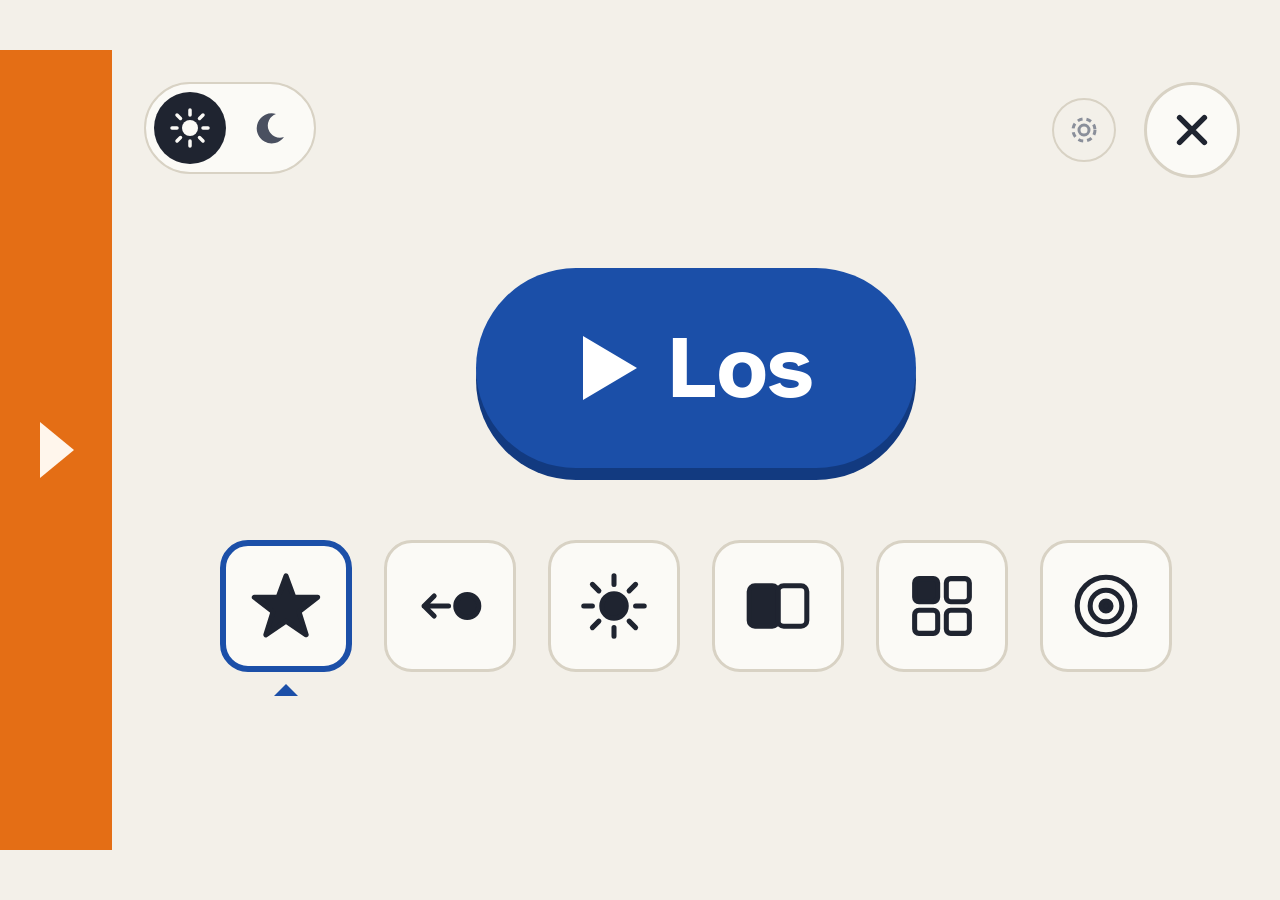
<file: app/index.html>
<!DOCTYPE html>
<html lang="de">
<head>
<meta charset="utf-8">
<meta name="viewport" content="width=device-width, initial-scale=1, maximum-scale=1, user-scalable=no, viewport-fit=cover">
<meta name="theme-color" content="#F3F0E9">
<meta name="build" content="__BUILD__">
<meta name="mobile-web-app-capable" content="yes">
<meta name="apple-mobile-web-app-capable" content="yes">
<meta http-equiv="Content-Security-Policy" content="default-src 'self'; style-src 'self' 'unsafe-inline'; img-src 'self' data: blob:; script-src 'self'; connect-src 'self'; font-src 'self'">
<title>Fokus-Training</title>
<link rel="manifest" href="./manifest.webmanifest">
<link rel="icon" href="./icons/icon.svg" type="image/svg+xml">
<link rel="apple-touch-icon" href="./icons/icon-192.png">
<link rel="preload" href="./fonts/atkinson-700.woff2" as="font" type="font/woff2" crossorigin>
<link rel="stylesheet" href="./css/app.css">
</head>
<body>
<div id="viewport"><div id="stage"></div></div>
<div id="print"></div>
<script type="module" src="./js/main.js"></script>
</body>
</html>
</file>
<file: app/css/app.css>
@font-face { font-family: 'Atkinson Hyperlegible'; font-weight: 400; font-style: normal; font-display: block; src: url(../fonts/atkinson-400.woff2) format('woff2'); }
@font-face { font-family: 'Atkinson Hyperlegible'; font-weight: 700; font-style: normal; font-display: block; src: url(../fonts/atkinson-700.woff2) format('woff2'); }
@font-face { font-family: 'Atkinson Hyperlegible'; font-weight: 700; font-style: italic; font-display: block; src: url(../fonts/atkinson-700i.woff2) format('woff2'); }

/* ---------- Design-Tokens ---------- */
:root {
  --bg: #F3F0E9;
  --surface: #FBFAF6;
  --line: #D8D2C4;
  --line-strong: #CFC9BB;
  --ink: #1F2430;
  --ink-2: #3A404C;
  --ink-3: #4A5060;
  --muted: #5A606E;
  --faint: #8A8F9A;
  --blue: #1B4FA8;
  --blue-dark: #123A80;
  --blue-soft: #DCE6F7;
  --blue-tint: #E8EEF9;
  --on-blue: #FFFFFF;
  --green: #1E7A45;
  --green-dark: #14552F;
  --green-soft: #DDF0E4;
  --green-tint: #E5ECE6;
  --green-halo: rgba(30, 122, 69, .16);
  --yellow: #E9B21C;
  --yellow-dark: #B78407;
  --yellow-soft: #FBF1D0;
  --orange: #E46E15;
  --anchor-arrow: #FFF6EC;
  --care-bg: #EDEAE2;
  --nav-bg: #E4E0D7;
  --flower-empty: #C9C2B2;
  --card-back: #D9E0EC;
  --card-back-line: #9AA8C0;
  --path-dot: #B9B2A3;
  --shadow: 0 30px 60px -20px rgba(30, 30, 40, .35);
  --help-halo: 255, 214, 102;

  --anchor-w: 112px;
  --font: 'Atkinson Hyperlegible', system-ui, sans-serif;

  /* Typo-Skala (dp bei 1280 x 800) */
  --t-hero: 112px;
  --t-xl: 88px;
  --t-l: 64px;
  --t-m: 52px;
  --t-btn: 44px;
  --t-care-h: 36px;
  --t-care: 24px;
  --t-small: 20px;
}

[data-theme="dark"] {
  --bg: #1A1D24;
  --surface: #252932;
  --line: #3A3F4B;
  --line-strong: #444A57;
  --ink: #F1EEE6;
  --ink-2: #D6D2C8;
  --ink-3: #B8B4AA;
  --muted: #A9AEB8;
  --faint: #7D828D;
  --blue: #7FA6F2;
  --blue-dark: #4C76C9;
  --blue-soft: #263553;
  --blue-tint: #22304A;
  --on-blue: #111827;
  --green: #5CC28A;
  --green-dark: #8FDCB0;
  --green-soft: #1E3A2B;
  --green-tint: #213229;
  --green-halo: rgba(92, 194, 138, .22);
  --yellow: #F2C84B;
  --yellow-dark: #C99A14;
  --yellow-soft: #3B331A;
  --orange: #F08A3C;
  --anchor-arrow: #1A1D24;
  --care-bg: #1F222A;
  --nav-bg: #2A2E37;
  --flower-empty: #4A505C;
  --card-back: #33405A;
  --card-back-line: #5B6C8E;
  --path-dot: #5A5F6B;
  --shadow: 0 30px 60px -20px rgba(0, 0, 0, .5);
  --help-halo: 242, 200, 75;
}

/* ---------- Grundlayout ---------- */
* { box-sizing: border-box; -webkit-tap-highlight-color: transparent; }
html, body { margin: 0; height: 100%; overflow: hidden; background: var(--bg); color: var(--ink); font-family: var(--font); }
body { touch-action: none; user-select: none; -webkit-user-select: none; overscroll-behavior: none; -webkit-touch-callout: none; }
#viewport { position: fixed; inset: 0; display: flex; align-items: center; justify-content: center; background: var(--bg); }
#stage { width: 1280px; height: 800px; position: relative; flex: none; overflow: hidden; background: var(--bg); transform-origin: center center; }
.screen { position: absolute; inset: 0; background: var(--bg); }
.content { position: absolute; left: var(--anchor-w); right: 0; top: 0; bottom: 0; }
.center-col { display: flex; flex-direction: column; align-items: center; justify-content: center; }
svg { display: block; }
button { font: inherit; color: inherit; border: none; background: none; padding: 0; margin: 0; cursor: pointer; touch-action: manipulation; }

@keyframes breathe { 0%, 100% { transform: scale(.72); } 50% { transform: scale(1); } }
@keyframes nudge { 0%, 100% { transform: translateX(0); } 50% { transform: translateX(10px); } }
@keyframes softPulse { 0%, 100% { transform: scale(1); opacity: 1; } 50% { transform: scale(1.12); opacity: .85; } }
@keyframes glowIn { from { transform: scale(.85); opacity: .4; } to { transform: scale(1); opacity: 1; } }
@keyframes fadeIn { from { opacity: 0; } to { opacity: 1; } }
@keyframes sink { from { transform: translateY(-24px); } to { transform: translateY(0); } }

/* ---------- Linker Anker ---------- */
.anchor { position: absolute; left: 0; top: 0; bottom: 0; width: var(--anchor-w); background: var(--orange); display: flex; align-items: center; justify-content: center; color: var(--anchor-arrow); z-index: 5; pointer-events: none; }
.anchor .nudge { animation: nudge 2.4s ease-in-out infinite; }
.anchor-off .anchor { display: none; }

/* ---------- Knöpfe ---------- */
.btn { display: flex; align-items: center; justify-content: center; gap: 24px; font-weight: 700; transition: transform .08s ease, box-shadow .08s ease; }
.btn-primary { background: var(--blue); color: var(--on-blue); box-shadow: 0 10px 0 var(--blue-dark); }
.btn-primary:active { transform: translateY(6px); box-shadow: 0 4px 0 var(--blue-dark); }
.btn-secondary { background: var(--surface); border: 3px solid var(--line); color: var(--ink); }
.btn-secondary:active { transform: translateY(3px); }
.btn[disabled] { opacity: .45; }
.btn-los { width: 440px; height: 200px; border-radius: 100px; font-size: var(--t-xl); gap: 28px; box-shadow: 0 12px 0 var(--blue-dark); letter-spacing: .01em; }
.btn-pill { height: 136px; border-radius: 68px; font-size: var(--t-btn); }
.btn-home { width: 128px; height: 128px; border-radius: 999px; background: var(--surface); border: 3px solid var(--line); color: var(--ink); }
.home-slot { position: absolute; left: var(--anchor-w); right: 0; bottom: 40px; display: flex; justify-content: center; }

/* ---------- Start ---------- */
.theme-toggle { position: absolute; z-index: 3; left: calc(var(--anchor-w) + 32px); top: 32px; display: flex; gap: 8px; background: var(--surface); border: 2px solid var(--line); border-radius: 999px; padding: 8px; }
.theme-toggle button { width: 72px; height: 72px; border-radius: 999px; display: flex; align-items: center; justify-content: center; color: var(--ink-3); }
.theme-toggle button.on { background: var(--ink); color: var(--surface); }
.gear { position: absolute; z-index: 3; right: 164px; top: 48px; width: 64px; height: 64px; border-radius: 999px; display: flex; align-items: center; justify-content: center; border: 2px solid var(--line); color: var(--faint); }
.exit-btn { position: absolute; z-index: 3; right: 40px; top: 32px; width: 96px; height: 96px; border-radius: 999px; background: var(--surface); border: 3px solid var(--line); display: flex; align-items: center; justify-content: center; color: var(--ink); }
.exit-btn:active { transform: scale(.96); }
.install-slot { position: absolute; z-index: 3; left: var(--anchor-w); right: 0; top: 40px; display: flex; justify-content: center; pointer-events: none; }
.install-chip { pointer-events: auto; height: 80px; padding: 0 28px; border-radius: 40px; background: var(--blue-tint); border: 4px solid var(--blue); color: var(--blue-dark); display: flex; align-items: center; gap: 14px; font-size: 28px; font-weight: 700; }
[data-theme="dark"] .install-chip { color: var(--ink); }
.gear .hold-ring { position: absolute; inset: -8px; pointer-events: none; }
.gear .hold-ring circle { fill: none; stroke: var(--blue); stroke-width: 5; stroke-dasharray: 251; stroke-dashoffset: 251; transform: rotate(-90deg); transform-origin: center; }
.gear.holding .hold-ring circle { transition: stroke-dashoffset 3s linear; stroke-dashoffset: 0; }
.tiles { display: flex; gap: 32px; }
.tile { width: 132px; height: 132px; border-radius: 28px; background: var(--surface); border: 3px solid var(--line); position: relative; display: flex; align-items: center; justify-content: center; color: var(--ink); }
.tile.next { border: 6px solid var(--blue); }
.tile:active { transform: scale(.97); }
.tile .done { position: absolute; top: -14px; right: -14px; width: 48px; height: 48px; border-radius: 999px; background: var(--green); border: 4px solid var(--bg); display: flex; align-items: center; justify-content: center; color: var(--on-blue); }
[data-theme="dark"] .tile .done { color: #111827; }
.tile .next-mark { position: absolute; bottom: -30px; left: 50%; margin-left: -14px; color: var(--blue); }
.tile.off { opacity: .55; }

/* ---------- Auswahlkarten (Müdigkeit, Kurz/Genug) ---------- */
.choice { border-radius: 40px; background: var(--surface); border: 3px solid var(--line); display: flex; align-items: center; justify-content: center; position: relative; color: var(--ink); }
.choice.sel { background: var(--blue-tint); border: 8px solid var(--blue); }
.choice .sel-badge { position: absolute; top: -24px; right: -24px; width: 64px; height: 64px; border-radius: 999px; background: var(--blue); border: 5px solid var(--bg); display: flex; align-items: center; justify-content: center; color: var(--on-blue); animation: glowIn .25s ease-out; }
.title-l { font-size: var(--t-m); font-weight: 700; }

/* ---------- Spiel ---------- */
.field { position: absolute; inset: 0; }
.pause-btn { position: absolute; right: 48px; top: 40px; width: 96px; height: 96px; border-radius: 999px; background: var(--surface); border: 3px solid var(--line); display: flex; align-items: center; justify-content: center; gap: 12px; z-index: 6; }
.pause-btn i { width: 12px; height: 36px; border-radius: 4px; background: var(--ink); display: block; }
.pause-btn .timer-ring { position: absolute; inset: -9px; pointer-events: none; }
.pause-btn .timer-ring circle { fill: none; stroke: var(--line-strong); stroke-width: 4; transform: rotate(-90deg); transform-origin: center; }
.target { position: absolute; display: flex; align-items: center; justify-content: center; border-radius: 999px; color: var(--ink); transition: background .3s ease, color .3s ease; }
.target.found { color: var(--green); background: var(--green-halo); animation: glowIn .35s ease-out; }
.target.hint svg { animation: softPulse 1.6s ease-in-out infinite; }
.target.dim { color: var(--muted); }
.counter { position: absolute; top: 32px; height: 104px; border-radius: 52px; background: var(--surface); border: 3px solid var(--line); display: flex; align-items: center; justify-content: center; gap: 16px; font-size: 44px; font-weight: 700; color: var(--ink); z-index: 4; }
.guide { position: absolute; left: var(--anchor-w); right: 0; height: 6px; background: repeating-linear-gradient(90deg, var(--yellow) 0 24px, transparent 24px 44px); pointer-events: none; }
.card { position: absolute; border-radius: 24px; background: var(--card-back); border: 3px solid var(--card-back-line); display: flex; align-items: center; justify-content: center; color: var(--ink); transition: background .2s, border-color .2s; }
.card.open { background: var(--surface); border: 4px solid var(--ink); }
.card.matched { background: var(--green-soft); border: 5px solid var(--green); color: var(--green); }
.pad.hint, .card.hint { animation: softPulse 1.6s ease-in-out infinite; }
.card .face { display: none; }
.card.open .face, .card.matched .face { display: block; animation: glowIn .2s ease-out; }
.pad { position: absolute; border-radius: 32px; display: flex; align-items: center; justify-content: center; border: 4px solid rgba(0, 0, 0, .15); transition: box-shadow .25s ease, border-color .25s ease, filter .25s ease; }
.pad.lit { border: 10px solid #FFFFFF; }
.pad.ok { border: 8px solid var(--green); }
.pad.waiting { filter: saturate(.85); }
.seq-dots { position: absolute; top: 66px; display: flex; gap: 20px; }
.seq-dots i { display: block; border-radius: 999px; border: 4px solid var(--ink); }
.seq-dots i.on { background: var(--ink); }
.target-box { position: absolute; top: 32px; width: 220px; height: 120px; border-radius: 28px; background: var(--surface); border: 4px solid var(--ink); display: flex; align-items: center; justify-content: center; color: var(--ink); z-index: 4; transition: background .6s, border-color .6s; }
.target-box.changed { background: var(--yellow-soft); border: 6px solid var(--yellow); }
.ball { position: absolute; border-radius: 999px; background: var(--ink); will-change: transform; }
.ball-halo { position: absolute; border-radius: 999px; background: rgba(31, 36, 48, .08); will-change: transform; }
[data-theme="dark"] .ball-halo { background: rgba(241, 238, 230, .1); }
.ball.found { background: var(--green); }
.ring-goal { position: absolute; color: var(--blue); }
.ring-goal.hint { animation: softPulse 1.6s ease-in-out infinite; }
.dot { position: absolute; border-radius: 999px; background: var(--path-dot); pointer-events: none; }

/* ---------- Pause ---------- */
.breath { width: 380px; height: 380px; border-radius: 999px; background: var(--blue-soft); border: 6px solid var(--blue); display: flex; align-items: center; justify-content: center; font-size: 56px; font-weight: 700; color: var(--blue-dark); animation: breathe 10s ease-in-out infinite; }
[data-theme="dark"] .breath { color: var(--ink); }

/* ---------- Ergebnis ---------- */
.praise { font-size: var(--t-hero); font-weight: 700; font-style: italic; line-height: 1; }
.flowers { display: flex; gap: 36px; }
.flowers svg { animation: glowIn .5s ease-out both; }

/* ---------- Pflege-Bereich ---------- */
.care { position: absolute; inset: 0; background: var(--care-bg); display: flex; flex-direction: column; color: var(--ink); }
.care-top { height: 104px; flex: none; display: flex; align-items: center; gap: 16px; padding: 0 32px; background: var(--surface); border-bottom: 2px solid var(--line); }
.care-tab { height: 72px; padding: 0 24px; border-radius: 20px; display: flex; align-items: center; gap: 12px; font-size: var(--t-care); font-weight: 700; color: var(--ink-2); }
.care-tab.on { background: var(--ink); color: var(--surface); }
.care-home { width: 88px; height: 72px; border-radius: 20px; border: 2px solid var(--line); display: flex; align-items: center; justify-content: center; color: var(--ink); }
.care-body { flex: 1; display: flex; min-height: 0; }
.care-nav { width: 176px; padding: 24px; display: flex; flex-direction: column; gap: 12px; background: var(--nav-bg); flex: none; }
.care-nav button { height: 96px; border-radius: 20px; border: 2px solid var(--line-strong); display: flex; align-items: center; justify-content: center; position: relative; color: var(--ink); }
.care-nav button.on { background: var(--surface); border: 4px solid var(--ink); }
.care-nav .rec { position: absolute; right: 8px; top: 8px; }
.care-main { flex: 1; min-width: 0; min-height: 0; padding: 24px 48px; display: flex; flex-direction: column; gap: 20px; overflow-y: auto; touch-action: pan-y; }
.care-head { display: flex; align-items: center; gap: 20px; }
.care-head .name { font-size: var(--t-care-h); font-weight: 700; }
.rec-badge { display: flex; align-items: center; gap: 14px; border-radius: 20px; padding: 12px 20px; font-size: var(--t-care); font-weight: 700; border: 3px solid; }
.rec-badge.up { background: var(--green-soft); border-color: var(--green); color: var(--green-dark); }
.rec-badge.hold { background: var(--yellow-soft); border-color: var(--yellow); color: var(--ink); }
.rec-badge.down { background: var(--blue-tint); border-color: var(--blue); color: var(--blue-dark); }
.rec-badge.none { background: var(--surface); border-color: var(--line); color: var(--muted); }
[data-theme="dark"] .rec-badge.down { color: var(--ink); }
.panel { background: var(--surface); border-radius: 28px; padding: 28px 36px 24px; }
.steps { display: flex; align-items: flex-end; gap: 16px; height: 296px; }
.step { flex: 1; display: flex; flex-direction: column; align-items: center; gap: 12px; justify-content: flex-end; height: 100%; }
.step .marks { height: 56px; display: flex; align-items: flex-end; justify-content: center; gap: 4px; }
.step button { width: 100%; border-radius: 16px; background: var(--bg); border: 3px solid var(--line); display: flex; flex-direction: column; align-items: center; justify-content: flex-start; padding-top: 12px; gap: 6px; font-size: 30px; font-weight: 700; color: var(--ink-2); }
.step button.mastered { background: var(--green-tint); color: var(--green-dark); }
.step button.rec-up { border: 4px dashed var(--green); }
.step button.rec-down { border: 4px dashed var(--blue); }
.step button.sel { background: var(--blue); border: 6px solid var(--blue-dark); color: var(--on-blue); }
.steps-legend { display: flex; justify-content: space-between; font-size: 22px; font-weight: 700; color: var(--ink-3); padding: 0 4px; margin-top: 12px; }
.row { display: flex; gap: 28px; align-items: stretch; }
.mini-hist { flex: 1; background: var(--surface); border-radius: 24px; padding: 20px 28px; display: flex; align-items: center; gap: 24px; color: var(--ink-2); }
.mini-hist .bars { display: flex; align-items: flex-end; gap: 12px; height: 72px; }
.mini-hist .bars i { display: block; width: 28px; border-radius: 6px; background: var(--green); }
.mini-hist .bars i.empty { background: transparent; border: 2px dashed var(--line); height: 72px !important; }
.mini-hist .lbl { font-size: var(--t-small); color: var(--ink-3); }
.btn-dark { width: 360px; border-radius: 24px; background: var(--ink); color: var(--surface); display: flex; align-items: center; justify-content: center; gap: 16px; padding: 0 20px; font-size: var(--t-care); font-weight: 700; min-height: 112px; }
.btn-dark:active { transform: translateY(2px); }

/* Einstellungen / Plan */
.set-grid { display: grid; grid-template-columns: 1fr 1fr; gap: 20px; }
.set-item { background: var(--surface); border-radius: 24px; padding: 20px 24px; display: flex; align-items: center; gap: 20px; min-height: 120px; }
.set-item .ic { width: 56px; height: 56px; border-radius: 16px; background: var(--bg); display: flex; align-items: center; justify-content: center; flex: none; color: var(--ink); }
.set-item .lbl { flex: 1; font-size: var(--t-care); font-weight: 700; }
.set-item .lbl small { display: block; font-size: 18px; font-weight: 400; color: var(--muted); margin-top: 4px; }
.switch { width: 128px; height: 72px; border-radius: 999px; background: var(--line); position: relative; flex: none; display: flex; align-items: center; padding: 0 8px; }
.switch::after { content: ''; width: 56px; height: 56px; border-radius: 999px; background: var(--surface); box-shadow: 0 2px 6px rgba(0, 0, 0, .25); transition: transform .15s; }
.switch.on { background: var(--green); }
.switch.on::after { transform: translateX(56px); }
.switch .sym { position: absolute; top: 50%; transform: translateY(-50%); color: var(--surface); }
.stepper { display: flex; align-items: center; gap: 12px; }
.stepper button { width: 72px; height: 72px; border-radius: 20px; background: var(--bg); border: 2px solid var(--line); display: flex; align-items: center; justify-content: center; color: var(--ink); }
.stepper .val { min-width: 96px; text-align: center; font-size: 30px; font-weight: 700; }
.seg { display: flex; gap: 8px; }
.seg button { height: 72px; min-width: 72px; padding: 0 16px; border-radius: 20px; background: var(--bg); border: 2px solid var(--line); font-size: 22px; font-weight: 700; display: flex; align-items: center; justify-content: center; gap: 8px; color: var(--ink); }
.seg button.on { background: var(--ink); color: var(--surface); border-color: var(--ink); }
.plan-tiles { display: flex; gap: 20px; flex-wrap: wrap; }
.plan-tile { width: 160px; height: 160px; border-radius: 28px; background: var(--surface); border: 3px solid var(--line); display: flex; flex-direction: column; align-items: center; justify-content: center; gap: 10px; position: relative; color: var(--ink); }
.plan-tile.on { border: 6px solid var(--blue); }
.plan-tile .badge { position: absolute; top: -14px; right: -14px; width: 48px; height: 48px; border-radius: 999px; background: var(--blue); color: var(--on-blue); border: 4px solid var(--care-bg); display: flex; align-items: center; justify-content: center; font-size: 22px; font-weight: 700; }
.plan-tile .lv { font-size: 18px; font-weight: 700; color: var(--muted); }
.note { font-size: 18px; color: var(--muted); line-height: 1.4; }

/* ---------- Verlauf (Therapeuten) ---------- */
.hist-tabs { display: flex; gap: 8px; flex-wrap: wrap; }
.hist-tabs button { height: 60px; padding: 0 18px; border-radius: 16px; font-size: 20px; font-weight: 700; color: var(--ink-2); background: var(--surface); border: 2px solid var(--line); }
.hist-tabs button.on { background: var(--ink); color: var(--surface); border-color: var(--ink); }
.hist-bar { display: flex; gap: 16px; align-items: center; flex-wrap: wrap; }
.hist-card { background: var(--surface); border-radius: 24px; padding: 20px 24px; }
.hist-card h3 { margin: 0 0 12px; font-size: 24px; }
.disclaimer { font-size: 17px; color: var(--muted); background: var(--surface); border-radius: 16px; padding: 12px 18px; border-left: 6px solid var(--yellow); }
table.data { width: 100%; border-collapse: collapse; font-size: 19px; }
table.data th { text-align: left; color: var(--muted); font-weight: 700; padding: 8px 10px; border-bottom: 2px solid var(--line); }
table.data td { padding: 8px 10px; border-bottom: 1px solid var(--line); }
table.data td.num, table.data th.num { text-align: right; font-variant-numeric: tabular-nums; }
.chart text { font-family: var(--font); fill: var(--muted); font-size: 15px; }
.chart .axis { stroke: var(--line); stroke-width: 1.5; }
.chart .grid { stroke: var(--line); stroke-width: 1; stroke-dasharray: 3 5; }
.legend { display: flex; gap: 20px; font-size: 18px; color: var(--ink-2); margin-top: 8px; flex-wrap: wrap; }
.legend span { display: inline-flex; align-items: center; gap: 8px; }
.legend i { display: inline-block; width: 26px; height: 5px; border-radius: 3px; }
.kpis { display: flex; gap: 16px; flex-wrap: wrap; }
.kpi { background: var(--bg); border-radius: 16px; padding: 12px 18px; min-width: 170px; }
.kpi b { display: block; font-size: 30px; }
.kpi span { font-size: 16px; color: var(--muted); }
.empty-state { color: var(--muted); font-size: 22px; padding: 24px 0; }
input[type=date] { font: inherit; font-size: 20px; height: 60px; border-radius: 14px; border: 2px solid var(--line); background: var(--surface); color: var(--ink); padding: 0 12px; }
.toast { position: absolute; left: 50%; bottom: 32px; transform: translateX(-50%); background: var(--ink); color: var(--surface); padding: 16px 28px; border-radius: 16px; font-size: 22px; font-weight: 700; z-index: 50; animation: fadeIn .2s; }

/* ---------- Druckbericht ---------- */
#print { display: none; }
@media print {
  @page { size: A4 portrait; margin: 14mm; }
  html, body { height: auto; overflow: visible; background: #fff; color: #111; }
  #viewport { display: none !important; }
  #print { display: block; font-family: var(--font); color: #111; -webkit-print-color-adjust: exact; print-color-adjust: exact; }
  #print h1 { font-size: 22pt; margin: 0 0 4pt; }
  #print h2 { font-size: 14pt; margin: 14pt 0 6pt; break-after: avoid; }
  #print .sec { break-inside: avoid; }
  #print table.data { font-size: 9pt; }
  #print table.data th, #print table.data td { padding: 3pt 5pt; }
  #print .chart text { font-size: 11px; fill: #444; }
  #print .disclaimer { font-size: 9pt; border-left: 4pt solid #E9B21C; background: #f6f3ea; color: #333; }
  #print .legend { font-size: 9pt; }
}
</file>
